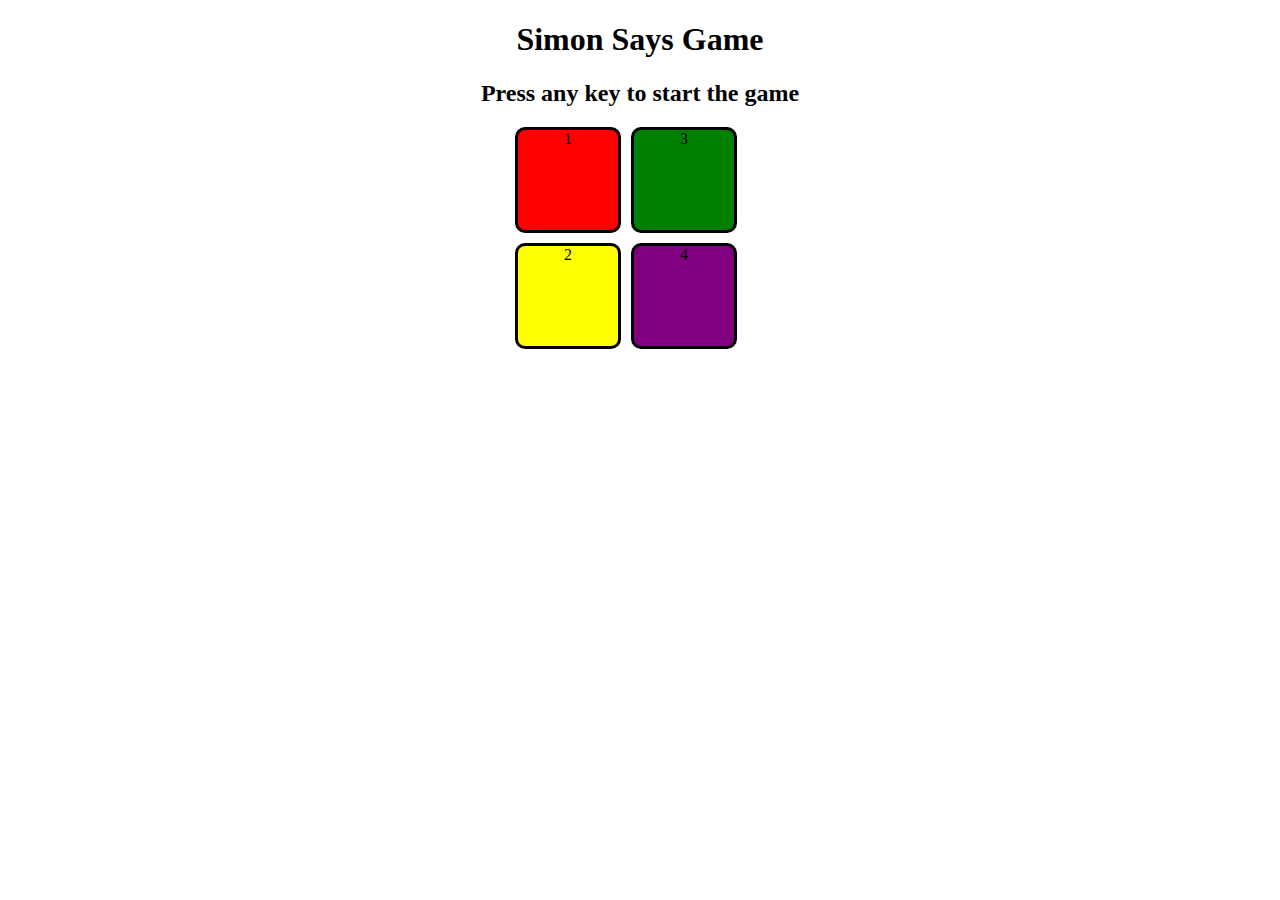
<file: JS(Mini Project)/index.html>
<!DOCTYPE html>
<html lang="en">
<head>
    <meta charset="UTF-8">
    <meta name="viewport" content="width=device-width, initial-scale=1.0">
    <title>Simon Says Game</title>
    <link rel="stylesheet" href="style1.css">
</head>
<body>
    <h1>Simon Says Game</h1>
    <h2>Press any key to start the game</h2>
    <div class="btn-container">
        <div class="line-one">
            <div class="btn red" type="button" id="red">1</div>
            <div class="btn yellow" type="button" id="yellow">2</div>        
        </div>
        <div class="line-two">
            <div class="btn green" type="button" id="green">3</div>
            <div class="btn purple" type="button" id="purple">4</div>        
        </div>
    </div>
    
    <script src="app.js"></script>
</body>
</html>
</file>
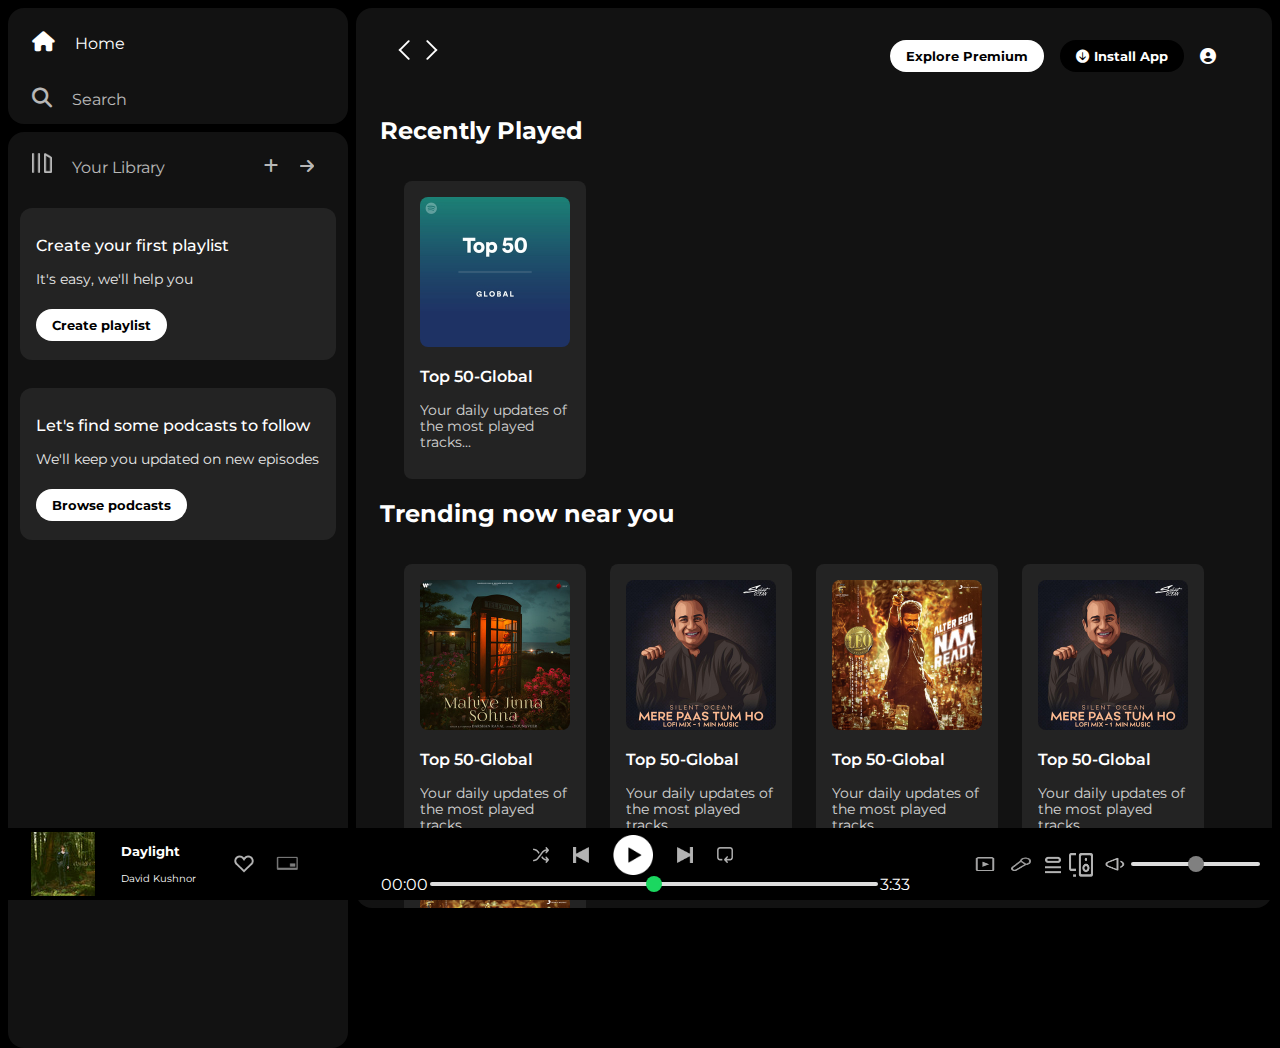
<file: Project(Spotify Clone)/index.html>
<!DOCTYPE html>
<html lang="en">
<head>
    <meta charset="UTF-8">
    <meta name="viewport" content="width=device-width, initial-scale=1.0">
    <title>Spotify - Web Player: Music for everyone</title>
    <link rel="icon" href="logo.png">   
    <link rel="stylesheet" href="https://cdnjs.cloudflare.com/ajax/libs/font-awesome/6.7.2/css/all.min.css" integrity="sha512-Evv84Mr4kqVGRNSgIGL/F/aIDqQb7xQ2vcrdIwxfjThSH8CSR7PBEakCr51Ck+w+/U6swU2Im1vVX0SVk9ABhg==" crossorigin="anonymous" referrerpolicy="no-referrer" />
    <style>
        @import url('https://fonts.googleapis.com/css2?family=Montserrat:ital@0;1&family=Poppins&display=swap');
        </style>
    <link rel="stylesheet" href="style1.css">
</head>
<body>
    <div class="main">
        <div class="sidebar">
            <div class="nav">
                <div class="nav-option" style="opacity: 1;">
                    <i class="fa fa-home" aria-hidden="true"></i>
                    <a href="#">Home</a>
                </div>
                <div class="nav-option">
                    <i class="fa fa-search" aria-hidden="true"></i>
                    <a href="##">Search</a>
                </div>                
            </div>
            <div class="library">
                <div class="options ">
                    <div class="lib-option nav-option" >
                        <img src="library_icon.png" alt="lib">
                        <a href="#">Your Library</a>
                    </div>
                    <div class="icons ">
                        <i class="fa fa-plus" aria-hidden="true"></i>
                        <i class="fa fa-arrow-right" aria-hidden="true"></i>
                    </div>
                </div>
                <div class="lib-box">
                    <div class="box">
                        <p class="box-p1">Create your first playlist</p>
                        <p class="box-p2">It's easy, we'll help you</p>
                        <button class="badge">Create playlist</button>
                    </div>
                    <div class="box">
                        <p class="box-p1">Let's find some podcasts to follow</p>
                        <p class="box-p2">We'll keep you updated on new episodes</p>
                        <button class="badge">Browse podcasts</button>
                    </div>                    

                </div>
            </div>
        </div>
        <div class="main-content">
            <div class="sticky-nav">
                <div class="sticky-nav-icons">
                    <img src="backward_icon.png" alt="b">
                    <img class="hide" src="forward_icon.png" alt="f">
                </div>
                
                <div class="sticky-nav-options">
                    <button class="badge nav-item hide">Explore Premium</button>
                    <button class="badge nav-item dark-badge"><i class="fa fa-arrow-circle-down" aria-hidden="true" style="margin-right: 5px;"></i>Install App</button>
                    <i class="fa fa-user-circle nav-item user-icon" aria-hidden="true" ></i>
                </div>
                
            </div>
            
            <h2>Recently Played</h2>
            <div class="cards-container">
                <div class="card">
                    <img src="card1img.jpeg" class="card-img" alt="c1">
                    <p class="card-title">Top 50-Global</p>
                    <p class="card-info">Your daily updates of the most played tracks...</p>
                </div>
            </div>
            <h2>Trending now near you</h2>
            <div class="cards-container">
                <div class="card">
                    <img src="card2img.jpeg" class="card-img" alt="c2">
                    <p class="card-title">Top 50-Global</p>
                    <p class="card-info">Your daily updates of the most played tracks...</p>
                </div>
                <div class="card">
                    <img src="card3img.jpeg" class="card-img" alt="c3">
                    <p class="card-title">Top 50-Global</p>
                    <p class="card-info">Your daily updates of the most played tracks...</p>
                </div>
                <div class="card">
                    <img src="card4img.jpeg" class="card-img" alt="c4">
                    <p class="card-title">Top 50-Global</p>
                    <p class="card-info">Your daily updates of the most played tracks...</p>
                </div>
                <div class="card">
                    <img src="card3img.jpeg" class="card-img" alt="c3">
                    <p class="card-title">Top 50-Global</p>
                    <p class="card-info">Your daily updates of the most played tracks...</p>
                </div>
                <div class="card">
                    <img src="card4img.jpeg" class="card-img" alt="c4">
                    <p class="card-title">Top 50-Global</p>
                    <p class="card-info">Your daily updates of the most played tracks...</p>
                </div>
            </div>    
                <h2>Featured Charts</h2>
                <div class="cards-container">
                    <div class="card">
                        <img src="card5img.jpeg" class="card-img" alt="c2">
                        <p class="card-title">Top 50-Global</p>
                        <p class="card-info">Your daily updates of the most played tracks...</p>
                    </div>
                    <div class="card">
                        <img src="card6img.jpeg" class="card-img" alt="c3">
                        <p class="card-title">Top 50-Global</p>
                        <p class="card-info">Your daily updates of the most played tracks...</p>
                    </div>
                    <div class="card">
                        <img src="card4img.jpeg" class="card-img" alt="c4">
                        <p class="card-title">Top 50-Global</p>
                        <p class="card-info">Your daily updates of the most played tracks...</p>
                    </div>

            </div>


        
        
        <div class="music-player">
            <div class="album">
                <div class="image">
                    <img src="album_picture.jpeg" alt="f">
                </div>
                <div class="song-info">
                    <h5 id="day">Daylight</h5>
                    <p id="dav">David Kushnor</p>
                </div>
                <div class="album-icons">
                    <img src="album_icon1.png" alt="f1" id="heart">
                    <img src="album_icon2.png" alt="f2" id="dabba">
                </div>
            </div>
            <div class="player">
                <div class="player-controls">
                    <img src="player_icon1.png" alt="1" class="player-control-icon">
                    <img src="player_icon2.png" alt="2" class="player-control-icon">
                    <img src="player_icon3.png" alt="3" class="player-control-icon" style="height: 2.5rem;width: 2.5rem;  opacity: 1;" >
                    <img src="player_icon4.png" alt="4" class="player-control-icon">
                    <img src="player_icon5.png" alt="5" class="player-control-icon">
                </div>
                <div class="playback-bar">
                    <span class="curr time">00:00</span>
                    <input type="range" class="progress-bar" step="1">
                    <span class="tot time">3:33</span>
                </div>
            </div>
            <div class="controls">
                <img src="controls_icon1.png" alt="c1" class="images">
                <img src="controld_icon2.png" alt="c2" class="images">
                <img src="controls_icon3.png" alt="c3" class="images" style="height: 1.5rem; width: 1.5rem; padding-top: 4.5px; opacity: 0.7;">
                <img src="controls_icon4.png" alt="c4" class="images" style="height: 1.5rem; width: 1.5rem; padding-top: 4.5px; opacity: 0.7;">
                <img src="controls_icon5.png" alt="c5" class="images">
                <input type="range" class="slider">
            </div>
        </div>
        <div class="footer">
            <div class="line">
    
            </div>
        </div>

    </div>


    
</body>
</html>
</file>
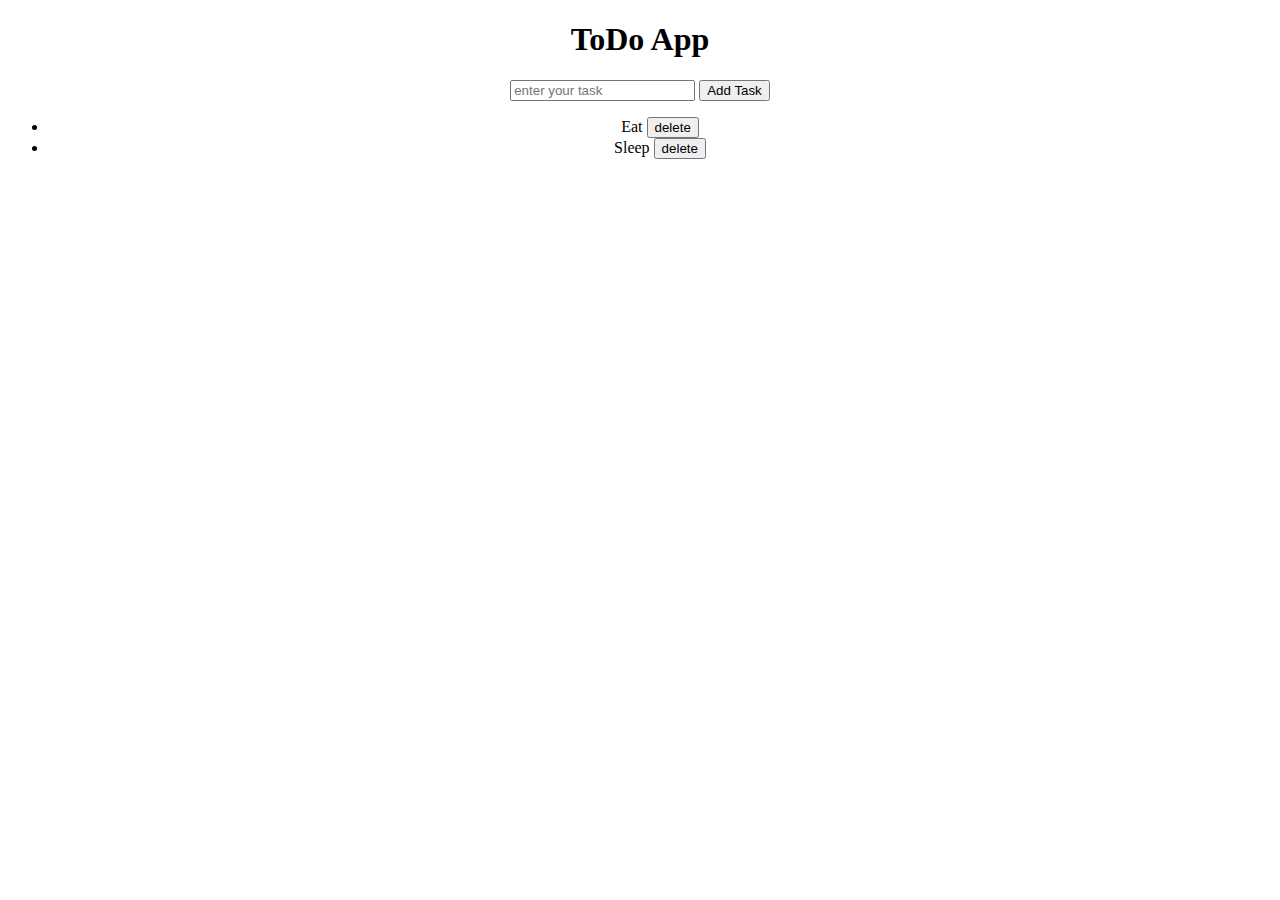
<file: JS(Mini Project)/todo.html>
<!DOCTYPE html>
<html lang="en">
<head>
    <meta charset="UTF-8">
    <meta name="viewport" content="width=device-width, initial-scale=1.0">
    <title>todo</title>
    <link rel="stylesheet" href="style1.css">
</head>
<body>
    <h1>ToDo App</h1>
    <input type="text" placeholder="enter your task">
    <button>Add Task</button>
    <br>
    <ul>
        <li>Eat <button class="del">delete</button></li>
        <li>Sleep <button class="del">delete</button></li>
    </ul>
    <script src="app1.js"></script>
</body>
</html>
</file>
<file: JS(Mini Project)/style1.css>
body{
    text-align: center;
}
.btn-container{
    display: flex;
    height: 250px;
    width: 250px;
    margin: auto;

    
    
}
.btn{
    height: 100px;
    width: 100px;
    border: 3px solid black;
    border-radius: 10px;
    margin-right: 10px;
    margin-bottom: 10px;
    
}
.yellow{
    background-color: yellow;
}
.red{
    background-color: red;
}
.purple{
    background-color: purple;
}
.green{
    background-color: green;
}
.flash{
    background-color: white;
}
.userFlash{
    background-color: black;
}
</file>
<file: Project(Spotify Clone)/style1.css>
body{
    font-family: "Montserrat", serif;
    font-optical-sizing: auto;
    font-weight: 400;
    font-style: normal;
    margin: 0;
    background-color: black;
    color: white;
    overflow: hidden;
  }
  .main{
      display: flex;
      height: 100vh;
      padding: 0.5rem;
      
      
  }
  .sidebar{
      background-color: black;
      width: 340px;
      border-radius: 1rem;
      margin-right: 0.5rem;
  }
  .main-content{
      background-color: #121212;
      flex: 1;
      border-radius: 1rem;
      overflow: auto;
      padding: 0 1.5rem 0 1.5rem;

  }
  .music-player{
      background-color: black;
      position: fixed;
      bottom: 0;
      width: 100%;
      height: 72px;
    
  }
  a{
      text-decoration: none;
      color: white;
  }
  .nav{
      background-color: #121212;
      border-radius: 1rem;
      display: flex;
      flex-direction: column;
      height: 100px;
      padding:0.5rem 0.75rem;
  }
  .nav-option{
      line-height: 2.5rem;
      opacity: 0.7;
      padding:0.5rem 0.75rem ;
  }
  .nav-option:hover{
      opacity: 1;
  }
  .nav-option i{
      font-size: 1.25rem;
  }
  .nav-option a{
      font-size: 1rem;
      margin-left: 1rem;
  }
  .library{
      background-color: #121212;
      border-radius: 1rem;
      height: 100%;
      margin-top: 0.5rem;
      padding: 0.5rem 0.75rem;
  }
  .lib-option img{
      height: 1.25rem;
      width: 1.25rem;
  }
  .options{
      display: flex;
      justify-content: space-between;
  }
  .icons{
      margin-right: 1rem;
      
      display: flex;
      justify-content: center;
      align-items: center;
  }
  .icons i{
      padding-left: 1rem;
      height: 1.25rem;
      width: 1.25rem;
      opacity: 0.7;
      
  }
  .icons i:hover{
      opacity: 1;
  }
  .box{
      background-color: #232323;
      height: 8rem;
      border-radius: 0.75rem;
      margin: 0.75rem 0 1.75rem 0;
      padding: 0.75rem 1rem;
  }
  .box-p1{
      font-size: 1rem;
      font-weight: 500;
  }
  .box-p2{
      font-size: 0.85rem;
      opacity: 0.9;
  }
  .badge{
      background-color: #fff;
      border: none;
      border-radius: 100px;
      padding: 0.25rem 1rem;
      font-weight: 700;
      margin-top: 0.5rem;
      height: 2rem;
      width: fit-content;
      font-family: "Montserrat", serif;
      font-optical-sizing: auto;
      font-weight: 700;
      font-style: normal;
      color: black;
  
  }
.sticky-nav{
    position: sticky;
    top: 0;
    background-color: #121212;
    display: flex;
    justify-content: space-between;
    align-items: center;
    padding: 1rem 0;
    z-index: 10;
}
.sticky-nav-icons{
    margin-left: 0.75rem;
}
.sticky-nav-options{
    display: flex;
    justify-content: center;
    align-items: center;
}
.nav-item{
    margin-right: 1rem;
}
.dark-badge{
    color: white;
    background-color: black;
}
@media(max-width:1000px){
    .hide{
        display: none;
    }
}
.user-icon{
    height: 2rem;
    width: 2rem;
    padding-top: 1.5rem;
}
.card{
    background-color: #232323;
    width: 150px;
    border-radius: 0.5rem;
    padding: 1rem;
    margin-left: 1.5rem;
    margin-top: 1rem;
}
.cards-container{
    display: flex;
    flex-wrap: wrap;
}
.card-img{
    width: 100%;
    border-radius: 0.5rem;
}
.card-title{
    font-weight: 600;
}
.card-info{
    font-size: 0.85rem;
    opacity: 0.8;
}
.footer{
    height: 300px;
    display: flex;
    justify-content: center;
    align-items: center;
}
.line{
    width: 90%;
    height: 50%;
    border-top: 1px solid white;
    opacity: 0.4;
}
.music-player{
    display: flex;
    
    right:150px;
    left:5px;
    justify-content: space-between;
    align-items: center;
}
.album{
    width: 25%;
    /* background-color: orange; */
}
.player{
    width: 50%;
    /* background-color: green; */
}
.controls{
    width: 25%;
    /* background-color: blueviolet; */
}
.player-control-icon{
    height: 1rem;
    width: 1rem;
    margin-right: 1.5rem;
    opacity: 0.7;
}
.player-control-icon:hover{
    opacity: 1;
}

.player-controls{
    display: flex;
    justify-content: center;
    align-items: center;

}
.playback-bar{
    display: flex;
    justify-content: center;
    align-items: center;
}
.progress-bar{
    width: 70%;
    appearance: none;
    background-color: transparent;
    cursor: pointer;
}
.progress-bar::-webkit-slider-runnable-track{
    background-color: #ddd;
    border-radius: 100px;
    height: 0.2rem;
}
.progress-bar::-webkit-slider-thumb{
    appearance: none;
    height: 16px;
    width: 16px;
    border-radius: 50%;
    background-color: #1bd760;
    margin-top: -6px;

}
h5+p{
    font-size: 10px;
}
.album{
    display: flex;
    justify-content: space-evenly;
    align-items: center;

}
.album-icons{
    display: flex;
    align-items: center;
    
}
.album-icons img{
    height: 1.5rem;
    width: 1.5rem;
    padding-left: 1rem;
}
#heart,#dabba{
    opacity: 0.7;
}
#dabba:hover{
    opacity: 1;
    

}
#heart:hover{
    opacity: 1;
}
#dabba{
    height: 2rem;
    width: 2rem;
    padding-top: 2.5px;
}
.image{
    padding: 5px;
    padding-top: 8.5px;

}
#dav{
    padding-bottom: 35px;
    line-height: 10px;
    padding-top: 0;
    

}
#day{
    padding-top: 30px;
    padding-bottom: 0;
    line-height: 1px;
}
.controls{
    display: flex;
    

}
.images{
    height: 2rem;
    width: 2rem;
    padding-left: 4px;
}
.slider{
    appearance: none;
    background-color: transparent;
    cursor: pointer;
}
.slider::-webkit-slider-runnable-track{
    background-color: #ddd;
    border-radius: 100px;
    height: 0.2rem;
}
.slider::-webkit-slider-thumb{
    appearance: none;
    height: 16px;
    width: 16px;
    border-radius: 50%;
    background-color: grey;
    margin-top: -6px;

}
</file>
